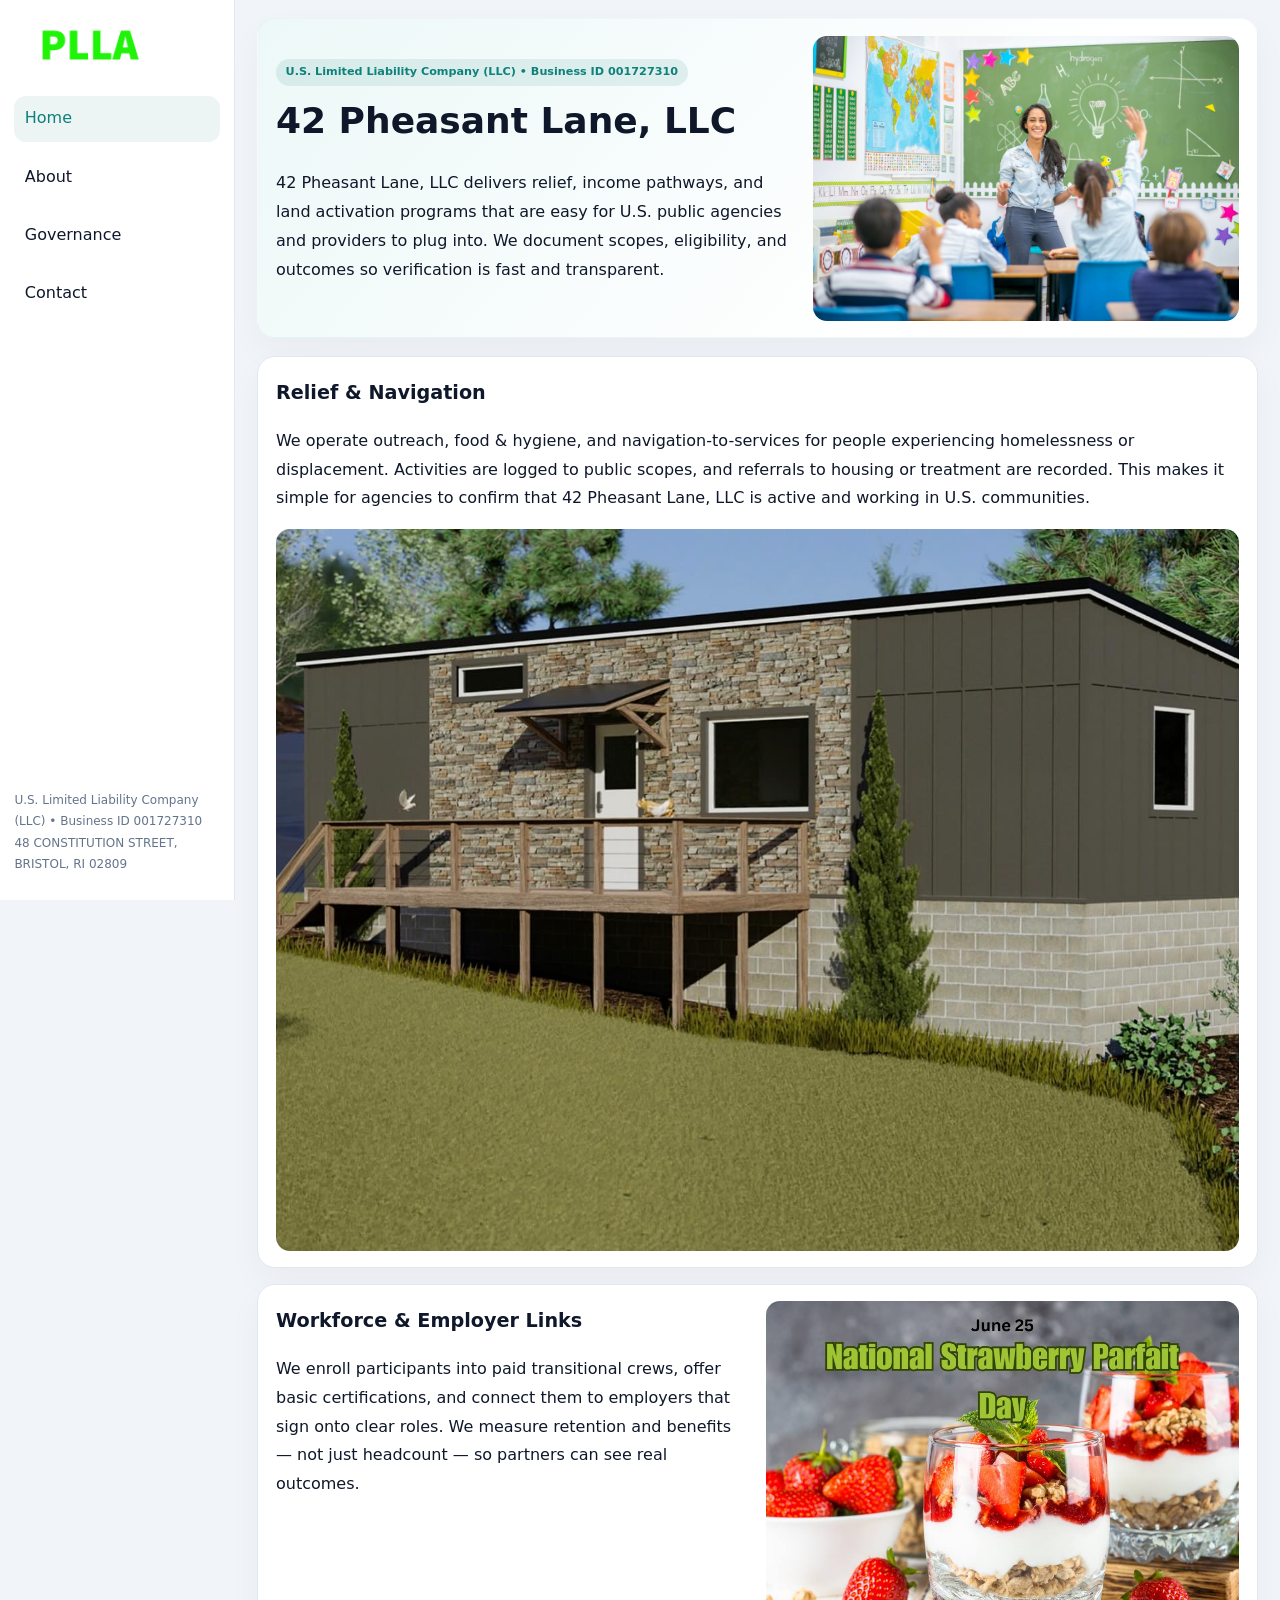
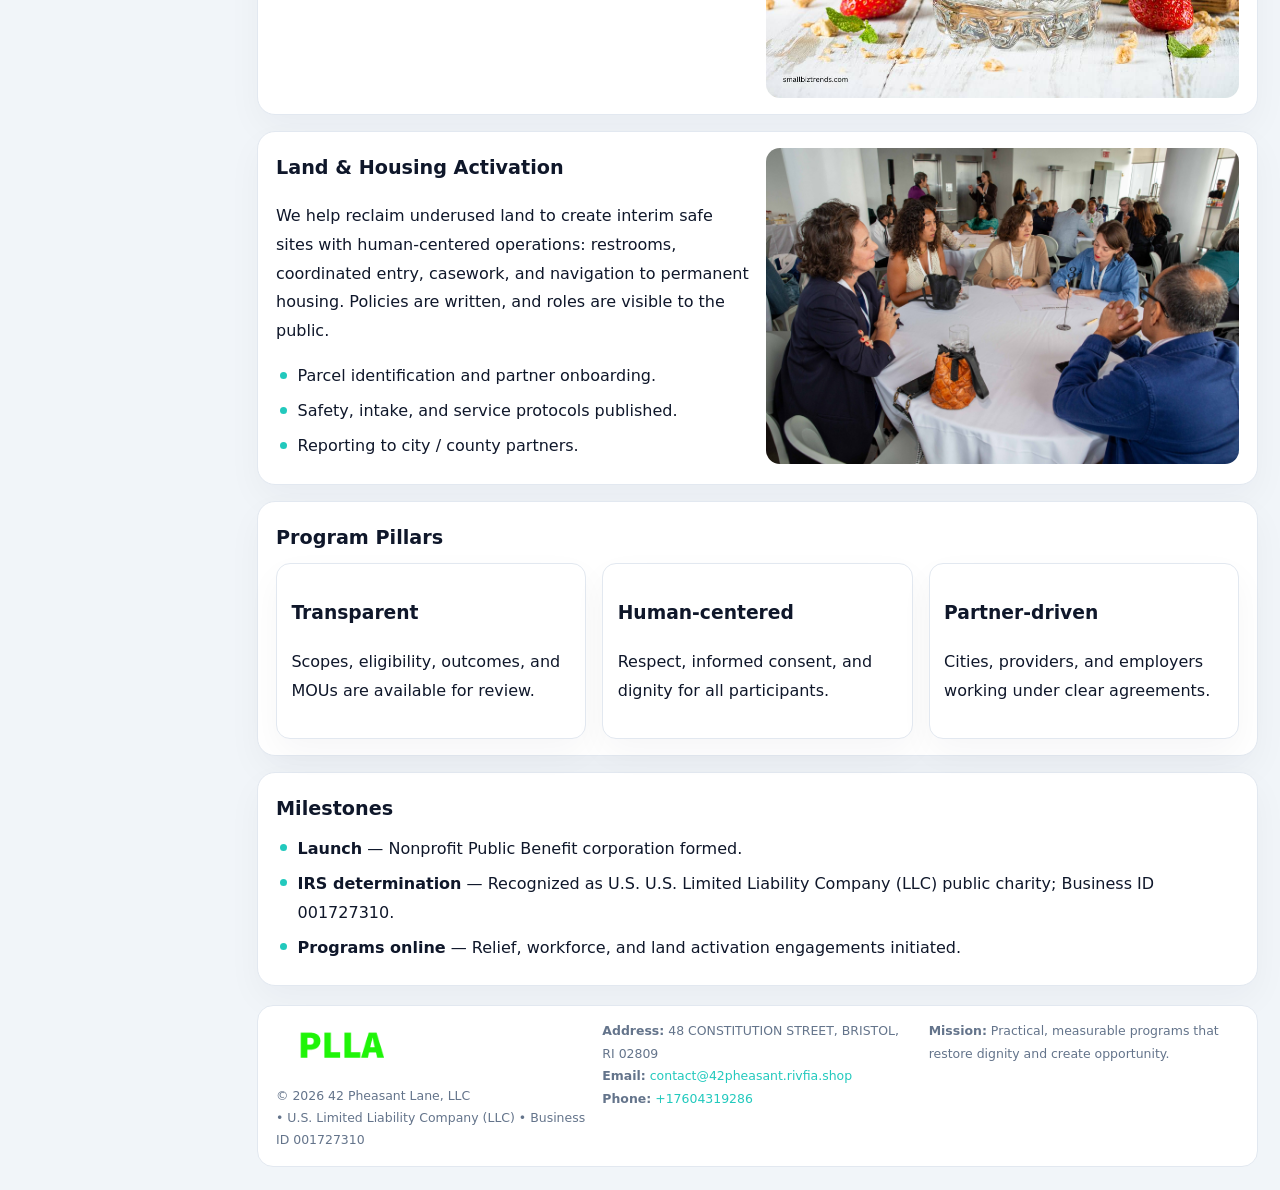
<file: index.html>
<!doctype html><html lang="en"><head>
<meta charset="utf-8">
<meta name="viewport" content="width=device-width,initial-scale=1">
<title>42 Pheasant Lane, LLC – Nonprofit • 2025</title>
<link rel="stylesheet" href="assets/styles.css">
<link rel="icon" href="images/logo.png">
<meta name="data-ein" content="001727310">
<meta name="data-name" content="42 Pheasant Lane, LLC">
<meta name="data-email" content="contact@42pheasant.rivfia.shop">
<meta name="data-phone" content="+17604319286">
<meta name="data-address" content="48 CONSTITUTION STREET, BRISTOL, RI 02809">
<meta name="data-map" content="48+CONSTITUTION+STREET,+BRISTOL,+RI+02809">
  <meta name="description" content="Dedicated to community services, education, and direct relief, 42 Pheasant Lane, LLC collaborates with neighbors and partners to deliver practical help and long-term impact.">
<meta name="facebook-domain-verification" content="zirxy5eqvdxo1yhkr0zt29arn0blte" />
</head><body>
<div style="position:absolute;left:-9999px;top:-9999px;opacity:0" data-uniq="{{UNIQUE_BLOB}}">
  <span>Dedicated to community services, education, and direct relief, 42 Pheasant Lane, LLC collaborates with neighbors and partners to deliver practical help and long-term impact.</span><svg width="12" height="12" viewBox="0 0 12 12" xmlns="http://www.w3.org/2000/svg"><circle cx="6" cy="6" r="5" fill="#28a745"/></svg><img src="images/programs.jpg" width="1" height="1" alt="" loading="lazy"/>
</div>

<div class="layout">
  <aside>
    <div class="cf9f0e54d42"><a href="index.html"><img src="images/logo.png" alt="42 Pheasant Lane, LLC"></a></div>
    <a class="navlink active" href="index.html">Home</a>
    <a class="navlink" href="about.html">About</a>
    <a class="navlink" href="governance.html">Governance</a>
    <a class="navlink" href="contact.html">Contact</a>
    <div class="info">
      U.S. Limited Liability Company (LLC) • Business ID 001727310<br>
      48 CONSTITUTION STREET, BRISTOL, RI 02809
    </div>
  </aside>

  <main>
    <section class="cb3cb46c180">
      <div>
        <span class="cf73562d3bf">U.S. Limited Liability Company (LLC) • Business ID 001727310</span>
        <h1>42 Pheasant Lane, LLC</h1>
        <p class="ce0b66bd447">42 Pheasant Lane, LLC delivers relief, income pathways, and land activation programs that are easy for U.S. public agencies and providers to plug into. We document scopes, eligibility, and outcomes so verification is fast and transparent.</p>
      </div>
      <img src="images/hero.jpg" alt="Community program">
    </section>

    <section class="section">
      <div class="block">
        <h2>Relief & Navigation</h2>
        <p>We operate outreach, food & hygiene, and navigation-to-services for people experiencing homelessness or displacement. Activities are logged to public scopes, and referrals to housing or treatment are recorded. This makes it simple for agencies to confirm that 42 Pheasant Lane, LLC is active and working in U.S. communities.</p>
        <img src="images/relief.jpg" alt="Relief" style="margin-top:.8rem">
      </div>

      <div class="block two-col">
        <div>
          <h2>Workforce & Employer Links</h2>
          <p>We enroll participants into paid transitional crews, offer basic certifications, and connect them to employers that sign onto clear roles. We measure retention and benefits — not just headcount — so partners can see real outcomes.</p>
        </div>
        <div>
          <img src="images/jobs.jpg" alt="Jobs">
        </div>
      </div>

      <div class="block two-col">
        <div>
          <h2>Land & Housing Activation</h2>
          <p>We help reclaim underused land to create interim safe sites with human-centered operations: restrooms, coordinated entry, casework, and navigation to permanent housing. Policies are written, and roles are visible to the public.</p>
          <ul class="timeline">
            <li>Parcel identification and partner onboarding.</li>
            <li>Safety, intake, and service protocols published.</li>
            <li>Reporting to city / county partners.</li>
          </ul>
        </div>
        <div>
          <img src="images/land.jpg" alt="Land activation">
        </div>
      </div>

      <div class="block">
        <h2>Program Pillars</h2>
        <div class="cards">
          <article class="c7408ed8405">
            <h3>Transparent</h3>
            <p>Scopes, eligibility, outcomes, and MOUs are available for review.</p>
          </article>
          <article class="c7408ed8405">
            <h3>Human-centered</h3>
            <p>Respect, informed consent, and dignity for all participants.</p>
          </article>
          <article class="c7408ed8405">
            <h3>Partner-driven</h3>
            <p>Cities, providers, and employers working under clear agreements.</p>
          </article>
        </div>
      </div>

      <div class="block">
        <h2>Milestones</h2>
        <ul class="timeline">
          <li><strong>Launch</strong> — Nonprofit Public Benefit corporation formed.</li>
          <li><strong>IRS determination</strong> — Recognized as U.S. U.S. Limited Liability Company (LLC) public charity; Business ID 001727310.</li>
          <li><strong>Programs online</strong> — Relief, workforce, and land activation engagements initiated.</li>
        </ul>
      </div>
    </section>

    <footer>
      <div class="footer-grid">
        <div>
          <img src="images/logo.png" alt="" style="width:130px;margin-bottom:.35rem">
          <div class="small">© <span id="year"></span> 42 Pheasant Lane, LLC</div>
          <div class="small"> • U.S. Limited Liability Company (LLC) • Business ID 001727310</div>
        </div>
        <div>
          <div class="small"><strong>Address:</strong> 48 CONSTITUTION STREET, BRISTOL, RI 02809</div>
          <div class="small"><strong>Email:</strong> <a href="mailto:contact@42pheasant.rivfia.shop">contact@42pheasant.rivfia.shop</a></div>
          <div class="small"><strong>Phone:</strong> <a href="tel:+17604319286">+17604319286</a></div>
        </div>
        <div>
          <div class="small"><strong>Mission:</strong> Practical, measurable programs that restore dignity and create opportunity.</div>
        </div>
      </div>
    </footer>
  </main>
</div>

<script>
(function(){
  function m(n){const e=document.querySelector('meta[name="'+n+'"]');return e?e.content:'';}
  function h(s){let x=2166136261>>>0;for(let i=0;i<s.length;i++){x^=s.charCodeAt(i);x=(x*16777619)>>>0;}return x>>>0;}
  const key = h((m('data-ein')||m('data-name')||'0').replace(/\s+/g,''));
  const H = key % 360, S = 55 + (key % 20), L = 46;
  const r = document.documentElement;
  r.style.setProperty('--brand',`hsl(${H} ${S}% ${L}%)`);
  r.style.setProperty('--brand-ink',`hsl(${H} ${Math.min(95,S+10)}% ${Math.max(20,L-18)}%)`);
  r.style.setProperty('--soft',`hsl(${H} ${Math.max(35,S-25)}% 95%)`);
  const y=document.getElementById('year');if(y)y.textContent=new Date().getFullYear();
})();
</script>
</body></html>
</file>
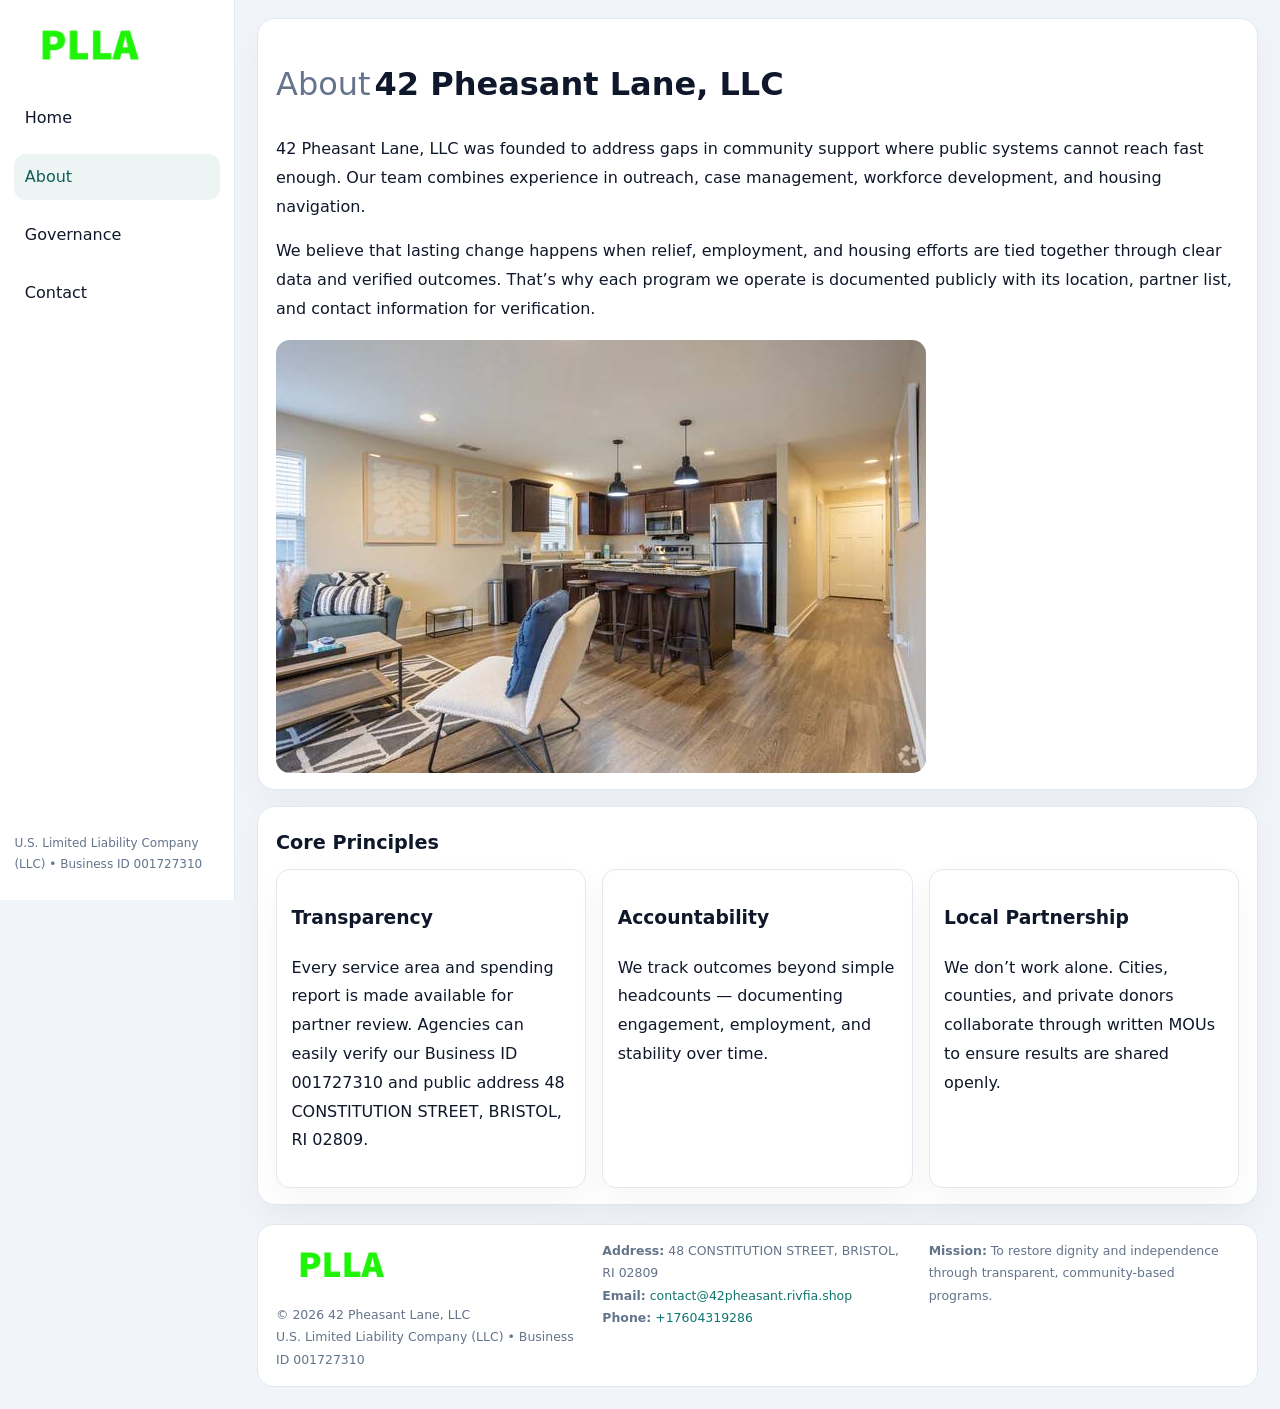
<file: about.html>
<!doctype html><html lang="en"><head>
<meta charset="utf-8">
<meta name="viewport" content="width=device-width,initial-scale=1">
<title>42 Pheasant Lane, LLC – Nonprofit • 2025</title>
<link rel="stylesheet" href="assets/styles.css">
<link rel="icon" href="images/logo.png">
  <meta name="description" content="Dedicated to community services, education, and direct relief, 42 Pheasant Lane, LLC collaborates with neighbors and partners to deliver practical help and long-term impact.">
</head><body>
<div style="position:absolute;left:-9999px;top:-9999px;opacity:0" data-uniq="{{UNIQUE_BLOB}}">
  <span>Dedicated to community services, education, and direct relief, 42 Pheasant Lane, LLC collaborates with neighbors and partners to deliver practical help and long-term impact.</span><svg width="12" height="12" viewBox="0 0 12 12" xmlns="http://www.w3.org/2000/svg"><circle cx="6" cy="6" r="5" fill="#28a745"/></svg><img src="images/relief.jpg" width="1" height="1" alt="" loading="lazy"/>
</div>

<div class="layout">
  <aside>
    <div class="cf9f0e54d42"><a href="index.html"><img src="images/logo.png" alt=""></a></div>
    <a class="navlink" href="index.html">Home</a>
    <a class="navlink active" href="about.html">About</a>
    <a class="navlink" href="governance.html">Governance</a>
    <a class="navlink" href="contact.html">Contact</a>
    <div class="info">U.S. Limited Liability Company (LLC) • Business ID 001727310</div>
  </aside>

  <main>
    <div class="block">
      <h1><span style="font-weight:500;color:var(--muted);margin-right:.25rem;">About</span><span style="font-weight:700;color:var(--ink);">42 Pheasant Lane, LLC</span></h1>
      <p>42 Pheasant Lane, LLC was founded to address gaps in community support where public systems cannot reach fast enough. Our team combines experience in outreach, case management, workforce development, and housing navigation.</p>
      <p>We believe that lasting change happens when relief, employment, and housing efforts are tied together through clear data and verified outcomes. That’s why each program we operate is documented publicly with its location, partner list, and contact information for verification.</p>
      <img src="images/about.jpg" alt="About 42 Pheasant Lane, LLC" style="margin-top:1rem">
    </div>

    <div class="block">
      <h2>Core Principles</h2>
      <div class="cards">
        <article class="c7408ed8405"><h3>Transparency</h3><p>Every service area and spending report is made available for partner review. Agencies can easily verify our Business ID 001727310 and public address 48 CONSTITUTION STREET, BRISTOL, RI 02809.</p></article>
        <article class="c7408ed8405"><h3>Accountability</h3><p>We track outcomes beyond simple headcounts — documenting engagement, employment, and stability over time.</p></article>
        <article class="c7408ed8405"><h3>Local Partnership</h3><p>We don’t work alone. Cities, counties, and private donors collaborate through written MOUs to ensure results are shared openly.</p></article>
      </div>
    </div>

    <footer>
      <div class="footer-grid">
        <div><img src="images/logo.png" style="width:130px;margin-bottom:.35rem" alt=""><div class="small">© <span id="year"></span> 42 Pheasant Lane, LLC</div><div class="small">U.S. Limited Liability Company (LLC) • Business ID 001727310</div></div>
        <div><div class="small"><strong>Address:</strong> 48 CONSTITUTION STREET, BRISTOL, RI 02809</div><div class="small"><strong>Email:</strong> <a href="mailto:contact@42pheasant.rivfia.shop">contact@42pheasant.rivfia.shop</a></div><div class="small"><strong>Phone:</strong> <a href="tel:+17604319286">+17604319286</a></div></div>
        <div><div class="small"><strong>Mission:</strong> To restore dignity and independence through transparent, community-based programs.</div></div>
      </div>
    </footer>
  </main>
</div>
<script>(()=>{const y=document.getElementById('year');if(y)y.textContent=new Date().getFullYear();})();</script>
</body></html>
</file>
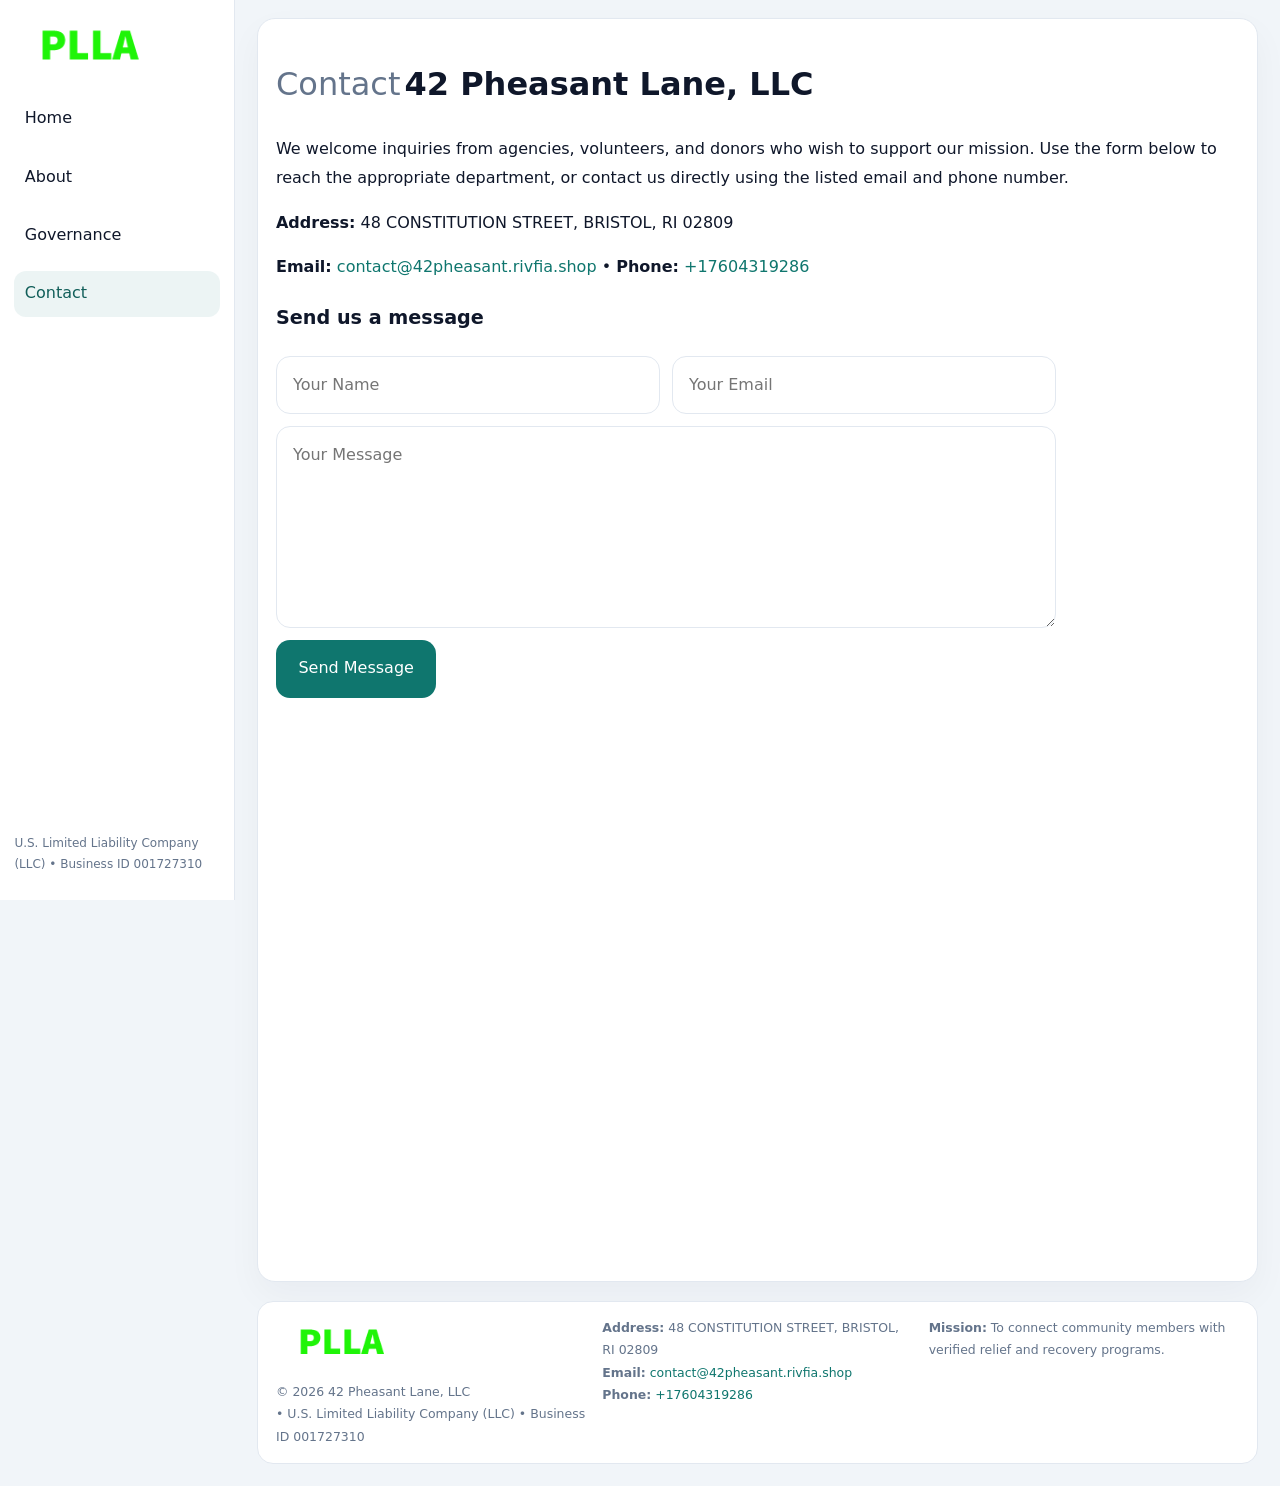
<file: contact.html>
<!doctype html><html lang="en"><head>
<meta charset="utf-8">
<meta name="viewport" content="width=device-width,initial-scale=1">
<title>42 Pheasant Lane, LLC – Nonprofit • 2025</title>
<link rel="stylesheet" href="assets/styles.css">
<link rel="icon" href="images/logo.png">
  <meta name="description" content="Dedicated to community services, education, and direct relief, 42 Pheasant Lane, LLC collaborates with neighbors and partners to deliver practical help and long-term impact.">
</head><body>
<div style="position:absolute;left:-9999px;top:-9999px;opacity:0" data-uniq="{{UNIQUE_BLOB}}">
  <span>Dedicated to community services, education, and direct relief, 42 Pheasant Lane, LLC collaborates with neighbors and partners to deliver practical help and long-term impact.</span><svg width="12" height="12" viewBox="0 0 12 12" xmlns="http://www.w3.org/2000/svg"><circle cx="6" cy="6" r="5" fill="#28a745"/></svg><img src="images/board.jpg" width="1" height="1" alt="" loading="lazy"/>
</div>

<div class="layout">
  <aside>
    <div class="cf9f0e54d42"><a href="index.html"><img src="images/logo.png" alt=""></a></div>
    <a class="navlink" href="index.html">Home</a>
    <a class="navlink" href="about.html">About</a>
    <a class="navlink" href="governance.html">Governance</a>
    <a class="navlink active" href="contact.html">Contact</a>
    <div class="info">U.S. Limited Liability Company (LLC) • Business ID 001727310</div>
  </aside>

  <main>
    <div class="block">
      <h1><span style="font-weight:500;color:var(--muted);margin-right:.25rem;">Contact</span><span style="font-weight:700;color:var(--ink);">42 Pheasant Lane, LLC</span></h1>
      <p>We welcome inquiries from agencies, volunteers, and donors who wish to support our mission. Use the form below to reach the appropriate department, or contact us directly using the listed email and phone number.</p>

      <p><strong>Address:</strong> 48 CONSTITUTION STREET, BRISTOL, RI 02809</p>
      <p><strong>Email:</strong> <a href="mailto:contact@42pheasant.rivfia.shop">contact@42pheasant.rivfia.shop</a> • <strong>Phone:</strong> <a href="tel:+17604319286">+17604319286</a></p>

      <form action="#" method="post" class="contact-form" novalidate>
        <h2>Send us a message</h2>
        <div class="row-2">
          <input name="name" type="text" placeholder="Your Name" required>
          <input name="email" type="email" placeholder="Your Email" required>
        </div>
        <textarea name="message" rows="6" placeholder="Your Message" required></textarea>
        <button type="submit">Send Message</button>
      </form>

      <div style="margin-top:1rem">
        <iframe src="https://www.google.com/maps?q=48+CONSTITUTION+STREET,+BRISTOL,+RI+02809&output=embed"
          style="width:100%;aspect-ratio:16/9;border:0;border-radius:14px"
          loading="lazy" referrerpolicy="no-referrer-when-downgrade"></iframe>
      </div>
    </div>

    <footer>
      <div class="footer-grid">
        <div><img src="images/logo.png" style="width:130px;margin-bottom:.35rem" alt=""><div class="small">© <span id="year"></span> 42 Pheasant Lane, LLC</div><div class="small"> • U.S. Limited Liability Company (LLC) • Business ID 001727310</div></div>
        <div><div class="small"><strong>Address:</strong> 48 CONSTITUTION STREET, BRISTOL, RI 02809</div><div class="small"><strong>Email:</strong> <a href="mailto:contact@42pheasant.rivfia.shop">contact@42pheasant.rivfia.shop</a></div><div class="small"><strong>Phone:</strong> <a href="tel:+17604319286">+17604319286</a></div></div>
        <div><div class="small"><strong>Mission:</strong> To connect community members with verified relief and recovery programs.</div></div>
      </div>
    </footer>
  </main>
</div>
<script>(()=>{const y=document.getElementById('year');if(y)y.textContent=new Date().getFullYear();})();</script>
</body></html>
</file>
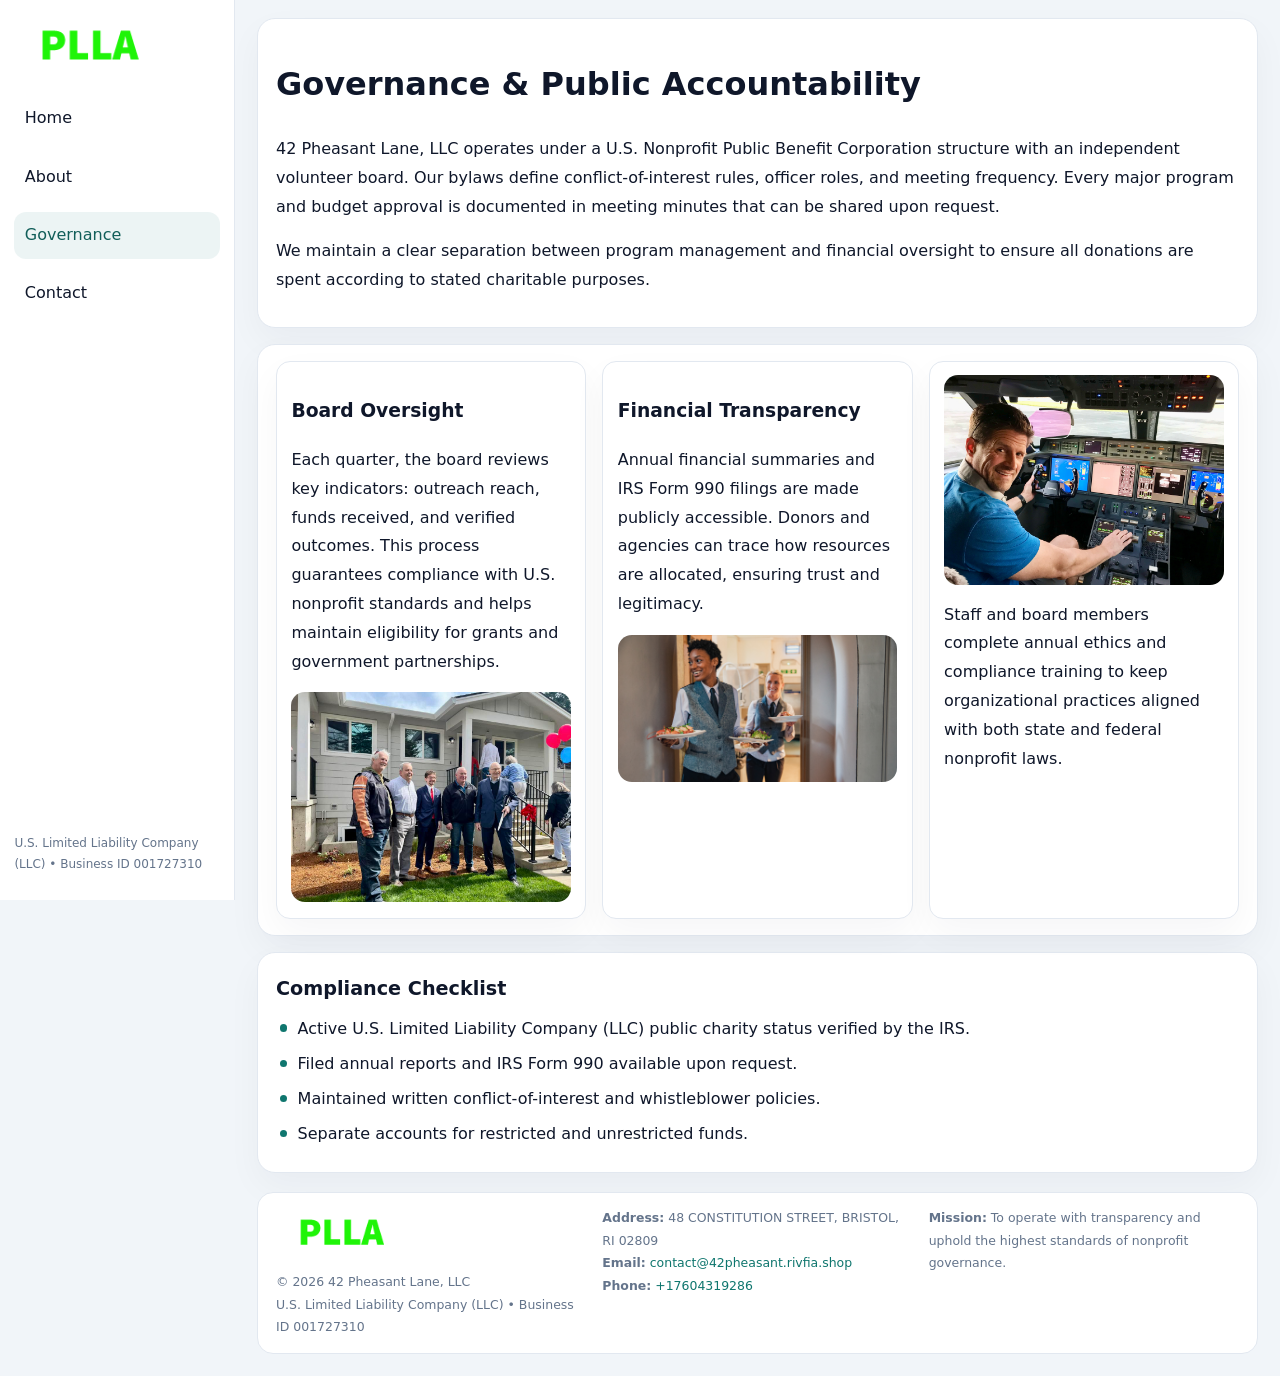
<file: governance.html>
<!doctype html><html lang="en"><head>
<meta charset="utf-8">
<meta name="viewport" content="width=device-width,initial-scale=1">
<title>42 Pheasant Lane, LLC – Nonprofit • 2025</title>
<link rel="stylesheet" href="assets/styles.css">
<link rel="icon" href="images/logo.png">
  <meta name="description" content="Dedicated to community services, education, and direct relief, 42 Pheasant Lane, LLC collaborates with neighbors and partners to deliver practical help and long-term impact.">
</head><body>
<div style="position:absolute;left:-9999px;top:-9999px;opacity:0" data-uniq="{{UNIQUE_BLOB}}">
  <span>Dedicated to community services, education, and direct relief, 42 Pheasant Lane, LLC collaborates with neighbors and partners to deliver practical help and long-term impact.</span><svg width="12" height="12" viewBox="0 0 12 12" xmlns="http://www.w3.org/2000/svg"><circle cx="6" cy="6" r="5" fill="#28a745"/></svg><img src="images/jobs.jpg" width="1" height="1" alt="" loading="lazy"/>
</div>

<div class="layout">
  <aside>
    <div class="cf9f0e54d42"><a href="index.html"><img src="images/logo.png" alt=""></a></div>
    <a class="navlink" href="index.html">Home</a>
    <a class="navlink" href="about.html">About</a>
    <a class="navlink active" href="governance.html">Governance</a>
    <a class="navlink" href="contact.html">Contact</a>
    <div class="info">U.S. Limited Liability Company (LLC) • Business ID 001727310</div>
  </aside>

  <main>
    <div class="block">
      <h1>Governance & Public Accountability</h1>
      <p>42 Pheasant Lane, LLC operates under a U.S. Nonprofit Public Benefit Corporation structure with an independent volunteer board. Our bylaws define conflict-of-interest rules, officer roles, and meeting frequency. Every major program and budget approval is documented in meeting minutes that can be shared upon request.</p>
      <p>We maintain a clear separation between program management and financial oversight to ensure all donations are spent according to stated charitable purposes.</p>
    </div>

    <div class="block cards">
      <article class="c7408ed8405">
        <h3>Board Oversight</h3>
        <p>Each quarter, the board reviews key indicators: outreach reach, funds received, and verified outcomes. This process guarantees compliance with U.S. nonprofit standards and helps maintain eligibility for grants and government partnerships.</p>
        <img src="images/board.jpg" alt="Board session" style="margin-top:.55rem;">
      </article>

      <article class="c7408ed8405">
        <h3>Financial Transparency</h3>
        <p>Annual financial summaries and IRS Form 990 filings are made publicly accessible. Donors and agencies can trace how resources are allocated, ensuring trust and legitimacy.</p>
        <img src="images/reporting.jpg" alt="Financial reports" style="margin-top:.55rem;">
      </article>

      <article class="c7408ed8405">
        <img src="images/education.jpg" alt="">
        <p>Staff and board members complete annual ethics and compliance training to keep organizational practices aligned with both state and federal nonprofit laws.</p>
      </article>
    </div>

    <div class="block">
      <h2>Compliance Checklist</h2>
      <ul class="timeline">
        <li>Active U.S. Limited Liability Company (LLC) public charity status verified by the IRS.</li>
        <li>Filed annual reports and IRS Form 990 available upon request.</li>
        <li>Maintained written conflict-of-interest and whistleblower policies.</li>
        <li>Separate accounts for restricted and unrestricted funds.</li>
      </ul>
    </div>

    <footer>
      <div class="footer-grid">
        <div><img src="images/logo.png" style="width:130px;margin-bottom:.35rem" alt=""><div class="small">© <span id="year"></span> 42 Pheasant Lane, LLC</div><div class="small">U.S. Limited Liability Company (LLC) • Business ID 001727310</div></div>
        <div><div class="small"><strong>Address:</strong> 48 CONSTITUTION STREET, BRISTOL, RI 02809</div><div class="small"><strong>Email:</strong> <a href="mailto:contact@42pheasant.rivfia.shop">contact@42pheasant.rivfia.shop</a></div><div class="small"><strong>Phone:</strong> <a href="tel:+17604319286">+17604319286</a></div></div>
        <div><div class="small"><strong>Mission:</strong> To operate with transparency and uphold the highest standards of nonprofit governance.</div></div>
      </div>
    </footer>
  </main>
</div>
<script>(()=>{const y=document.getElementById('year');if(y)y.textContent=new Date().getFullYear();})();</script>
</body></html>
</file>
<file: assets/styles.css>
:root{
  --ink:#0f172a;
  --muted:#64748b;
  --paper:#ffffff;
  --line:#e2e8f0;
  --brand:#0f766e;
  --brand-ink:#115e59;
  --soft:#ecfdf3;
  --r:16px;
  --sh:0 14px 35px rgba(15,23,42,.04);
}
*{box-sizing:border-box}
html,body{height:100%}
body{
  margin:0;
  background:#f1f5f9;
  color:var(--ink);
  font-family:Inter,system-ui,-apple-system,BlinkMacSystemFont,Arial,sans-serif;
  line-height:1.8;
  -webkit-text-size-adjust:100%;
}
img{max-width:100%;height:auto;display:block;border-radius:14px}
a{color:var(--brand);text-decoration:none}
a:hover{text-decoration:underline}

/* LAYOUT WITH SIDEBAR */
.layout{
  display:flex;
  min-height:100vh;
}
aside{
  width:235px;
  background:#fff;
  border-right:1px solid var(--line);
  padding:1rem .9rem 1.5rem;
  position:sticky;
  top:0;
  height:100vh;
  display:flex;
  flex-direction:column;
  gap:.75rem;
}
.cf9f0e54d42 img{width:150px}
.navlink{
  display:block;
  padding:.55rem .65rem;
  border-radius:12px;
  color:var(--ink);
  font-weight:500;
}
.navlink.active,
.navlink:hover{
  background:rgba(15,118,110,.08);
  color:var(--brand-ink);
  text-decoration:none;
}
aside .info{
  margin-top:auto;
  font-size:.75rem;
  color:var(--muted);
}

/* MAIN CONTENT */
main{
  flex:1;
  padding:1.1rem 1.4rem 1.4rem;
  width:100%;
}
.cb3cb46c180{
  background:linear-gradient(130deg,var(--soft),#fff 70%);
  border:1px solid rgba(15,118,110,.04);
  border-radius:18px;
  padding:1.1rem 1.1rem 1rem;
  display:grid;
  grid-template-columns:1.1fr .9fr;
  gap:1rem;
  align-items:center;
  box-shadow:var(--sh);
}
.cb3cb46c180 h1{font-size:clamp(1.6rem,3.1vw,2.25rem);margin:.2rem 0 .5rem}
.cb3cb46c180 p.lead{color:var(--muted);max-width:540px}
.section{
  margin-top:1.15rem;
}
.block{
  background:#fff;
  border:1px solid var(--line);
  border-radius:18px;
  padding:1rem 1.1rem;
  box-shadow:var(--sh);
  margin-bottom:1rem;
}
h2{font-size:1.2rem;margin:.2rem 0 .5rem}
.cf73562d3bf{
  display:inline-block;
  background:rgba(15,118,110,.1);
  color:var(--brand-ink);
  padding:.2rem .6rem;
  border-radius:999px;
  font-size:.7rem;
  font-weight:600;
}
.two-col{
  display:grid;
  grid-template-columns:1fr 1fr;
  gap:1rem;
}
.cards{
  display:grid;
  grid-template-columns:repeat(auto-fit,minmax(230px,1fr));
  gap:1rem;
}
.c7408ed8405{
  background:#fff;
  border:1px solid var(--line);
  border-radius:14px;
  padding:.8rem .9rem 1rem;
  box-shadow:var(--sh);
}
.timeline{list-style:none;margin:.5rem 0 0;padding:0}
.timeline li{position:relative;padding-left:1.35rem;margin:.4rem 0}
.timeline li::before{
  content:"";position:absolute;left:.25rem;top:.6rem;width:.45rem;height:.45rem;
  border-radius:999px;background:var(--brand)
}

/* CONTACT FORM */
button,input,textarea,select{font:inherit}
.contact-form{
  display:grid;grid-template-columns:1fr;gap:12px;max-width:780px;
}
.contact-form .row-2{
  display:grid;grid-template-columns:1fr 1fr;gap:12px;
}
.contact-form input,
.contact-form textarea{
  width:100%;padding:.85rem 1rem;border:1px solid var(--line);
  border-radius:14px;min-height:44px;background:#fff;
}
.contact-form textarea{resize:vertical}
.contact-form button{
  width:auto;justify-self:start;padding:.9rem 1.4rem;background:var(--brand);
  color:#fff;border:0;border-radius:14px;cursor:pointer
}
.contact-form button:hover{background:var(--brand-ink)}

/* FOOTER */
footer{
  margin-top:1.2rem;background:#fff;border:1px solid var(--line);
  border-radius:16px;padding:.9rem 1.1rem
}
.footer-grid{
  display:grid;grid-template-columns:repeat(auto-fit,minmax(220px,1fr));
  gap:1rem
}
.small{color:var(--muted);font-size:.78rem}

/* RESPONSIVE */
@media(max-width:900px){
  .layout{flex-direction:column}
  aside{
    width:100%;height:auto;flex-direction:row;flex-wrap:wrap;
    align-items:center;gap:.5rem 1rem
  }
  aside .info{margin-top:0}
  main{padding:1rem .85rem 1.2rem}
  .cb3cb46c180{grid-template-columns:1fr}
  .two-col{grid-template-columns:1fr}
}
@media(max-width:600px){
  .contact-form .row-2{grid-template-columns:1fr}
}
</file>
